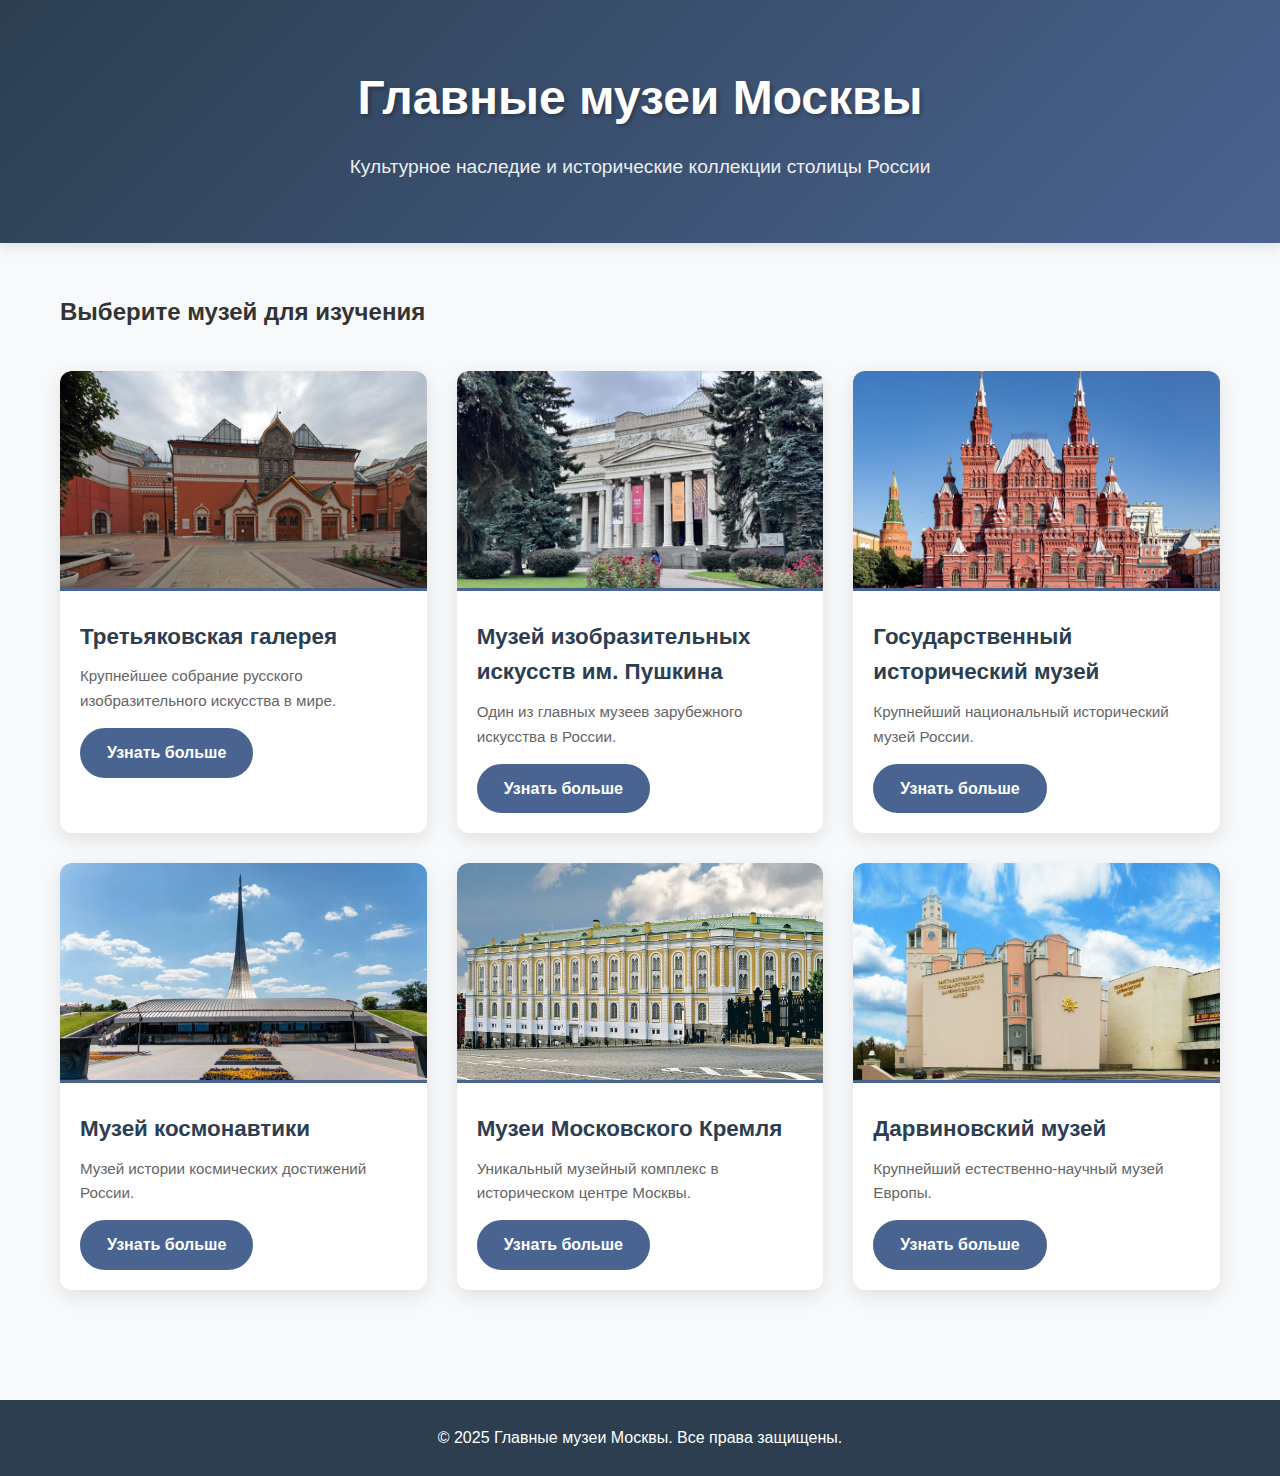
<file: index.html>
<!DOCTYPE html>
<html lang="ru">
<head>
    <meta charset="UTF-8">
    <meta name="viewport" content="width=device-width, initial-scale=1.0">
    <title>Главные музеи Москвы</title>
    <link rel="stylesheet" href="style.css">
</head>
<body>
    <header>
        <h1>Главные музеи Москвы</h1>
        <p class="subtitle">Культурное наследие и исторические коллекции столицы России</p>
    </header>

    <div class="container">
        <h2>Выберите музей для изучения</h2>
        <div class="museums-grid">
            <div class="museum-card" onclick="location.href='tretyakov.html'">
                <img src="tre.jpg" alt="Третьяковская галерея" class="museum-image">
                <div class="museum-info">
                    <h3>Третьяковская галерея</h3>
                    <p>Крупнейшее собрание русского изобразительного искусства в мире.</p>
                    <a href="tretyakov.html" class="btn">Узнать больше</a>
                </div>
            </div>

            <div class="museum-card" onclick="location.href='pushkin_museum.html'">
                <img src="push.jpeg" alt="Музей изобразительных искусств им. Пушкина" class="museum-image">
                <div class="museum-info">
                    <h3>Музей изобразительных искусств им. Пушкина</h3>
                    <p>Один из главных музеев зарубежного искусства в России.</p>
                    <a href="pushkin_museum.html" class="btn">Узнать больше</a>
                </div>
            </div>

            <div class="museum-card" onclick="location.href='history_museum.html'">
                <img src="gos.jpg" alt="Государственный исторический музей" class="museum-image">
                <div class="museum-info">
                    <h3>Государственный исторический музей</h3>
                    <p>Крупнейший национальный исторический музей России.</p>
                    <a href="history_museum.html" class="btn">Узнать больше</a>
                </div>
            </div>

            <div class="museum-card" onclick="location.href='kosmos.html'">
                <img src="kosm.jfif" alt="Музей космонавтики" class="museum-image">
                <div class="museum-info">
                    <h3>Музей космонавтики</h3>
                    <p>Музей истории космических достижений России.</p>
                    <a href="kosmos.html" class="btn">Узнать больше</a>
                </div>
            </div>

            <div class="museum-card" onclick="location.href='kremlin.html'">
                <img src="krem.jpg" alt="Музеи Московского Кремля" class="museum-image">
                <div class="museum-info">
                    <h3>Музеи Московского Кремля</h3>
                    <p>Уникальный музейный комплекс в историческом центре Москвы.</p>
                    <a href="kremlin.html" class="btn">Узнать больше</a>
                </div>
            </div>

            <div class="museum-card" onclick="location.href='darwin.html'">
                <img src="dar.jpg" alt="Дарвиновский музей" class="museum-image">
                <div class="museum-info">
                    <h3>Дарвиновский музей</h3>
                    <p>Крупнейший естественно-научный музей Европы.</p>
                    <a href="darwin.html" class="btn">Узнать больше</a>
                </div>
            </div>
        </div>
    </div>

    <footer>
        <p>&copy; 2025 Главные музеи Москвы. Все права защищены.</p>
    </footer>
</body>
</html>
</file>
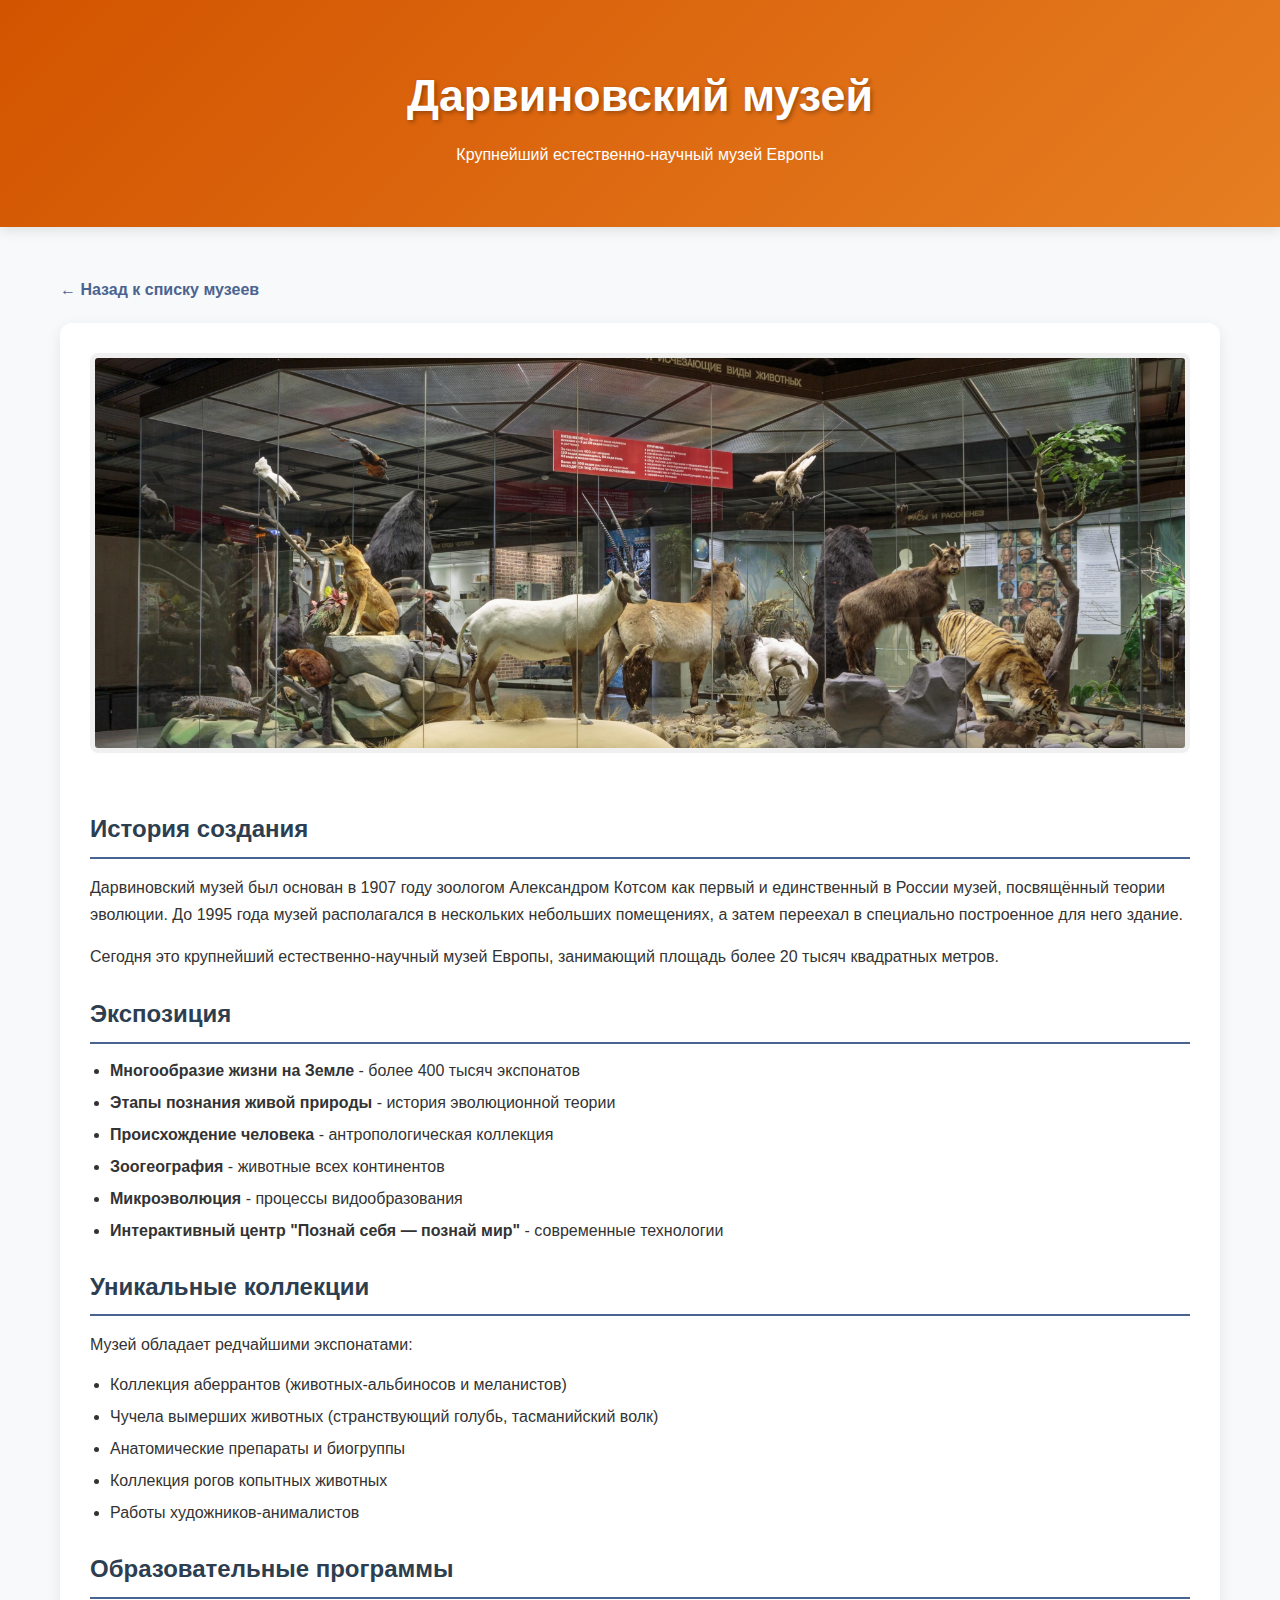
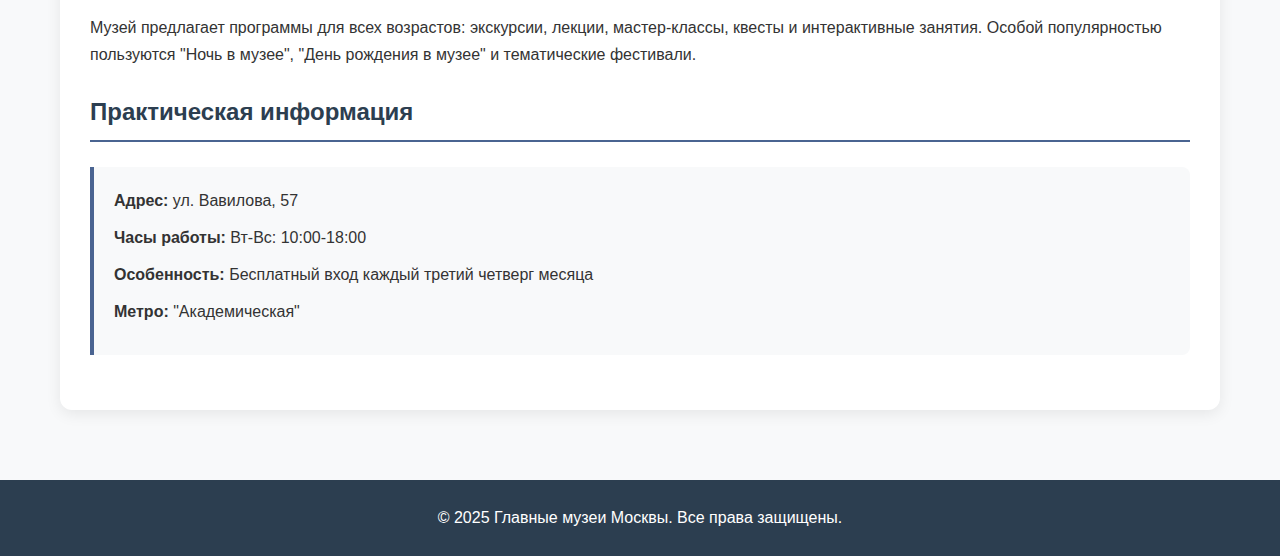
<file: darwin.html>
<!DOCTYPE html>
<html lang="ru">
<head>
    <meta charset="UTF-8">
    <meta name="viewport" content="width=device-width, initial-scale=1.0">
    <title>Дарвиновский музей - Главные музеи Москвы</title>
    <link rel="stylesheet" href="style.css">
</head>
<body>
    <header class="page-header-orange">
        <h1 class="page-title-orange">Дарвиновский музей</h1>
        <p>Крупнейший естественно-научный музей Европы</p>
    </header>

    <div class="container">
        <a href="index.html" class="back-btn">← Назад к списку музеев</a>
        
        <div class="content">
            <img src="darin.jpg" alt="Дарвиновский музей" class="main-image">
            
            <h2>История создания</h2>
            <p>Дарвиновский музей был основан в 1907 году зоологом Александром Котсом как первый и единственный в России музей, посвящённый теории эволюции. До 1995 года музей располагался в нескольких небольших помещениях, а затем переехал в специально построенное для него здание.</p>
            <p>Сегодня это крупнейший естественно-научный музей Европы, занимающий площадь более 20 тысяч квадратных метров.</p>
            
            <h2>Экспозиция</h2>
            <div class="facts">
                <ul>
                    <li><strong>Многообразие жизни на Земле</strong> - более 400 тысяч экспонатов</li>
                    <li><strong>Этапы познания живой природы</strong> - история эволюционной теории</li>
                    <li><strong>Происхождение человека</strong> - антропологическая коллекция</li>
                    <li><strong>Зоогеография</strong> - животные всех континентов</li>
                    <li><strong>Микроэволюция</strong> - процессы видообразования</li>
                    <li><strong>Интерактивный центр "Познай себя — познай мир"</strong> - современные технологии</li>
                </ul>
            </div>
            
            <h2>Уникальные коллекции</h2>
            <p>Музей обладает редчайшими экспонатами:</p>
            <ul>
                <li>Коллекция аберрантов (животных-альбиносов и меланистов)</li>
                <li>Чучела вымерших животных (странствующий голубь, тасманийский волк)</li>
                <li>Анатомические препараты и биогруппы</li>
                <li>Коллекция рогов копытных животных</li>
                <li>Работы художников-анималистов</li>
            </ul>
            
            <h2>Образовательные программы</h2>
            <p>Музей предлагает программы для всех возрастов: экскурсии, лекции, мастер-классы, квесты и интерактивные занятия. Особой популярностью пользуются "Ночь в музее", "День рождения в музее" и тематические фестивали.</p>
            
            <h2>Практическая информация</h2>
            <div class="info-box">
                <p><strong>Адрес:</strong> ул. Вавилова, 57</p>
                <p><strong>Часы работы:</strong> Вт-Вс: 10:00-18:00</p>
                <p><strong>Особенность:</strong> Бесплатный вход каждый третий четверг месяца</p>
                <p><strong>Метро:</strong> "Академическая"</p>
            </div>
        </div>
    </div>

    <footer>
        <p>&copy; 2025 Главные музеи Москвы. Все права защищены.</p>
    </footer>
</body>
</html>
</file>
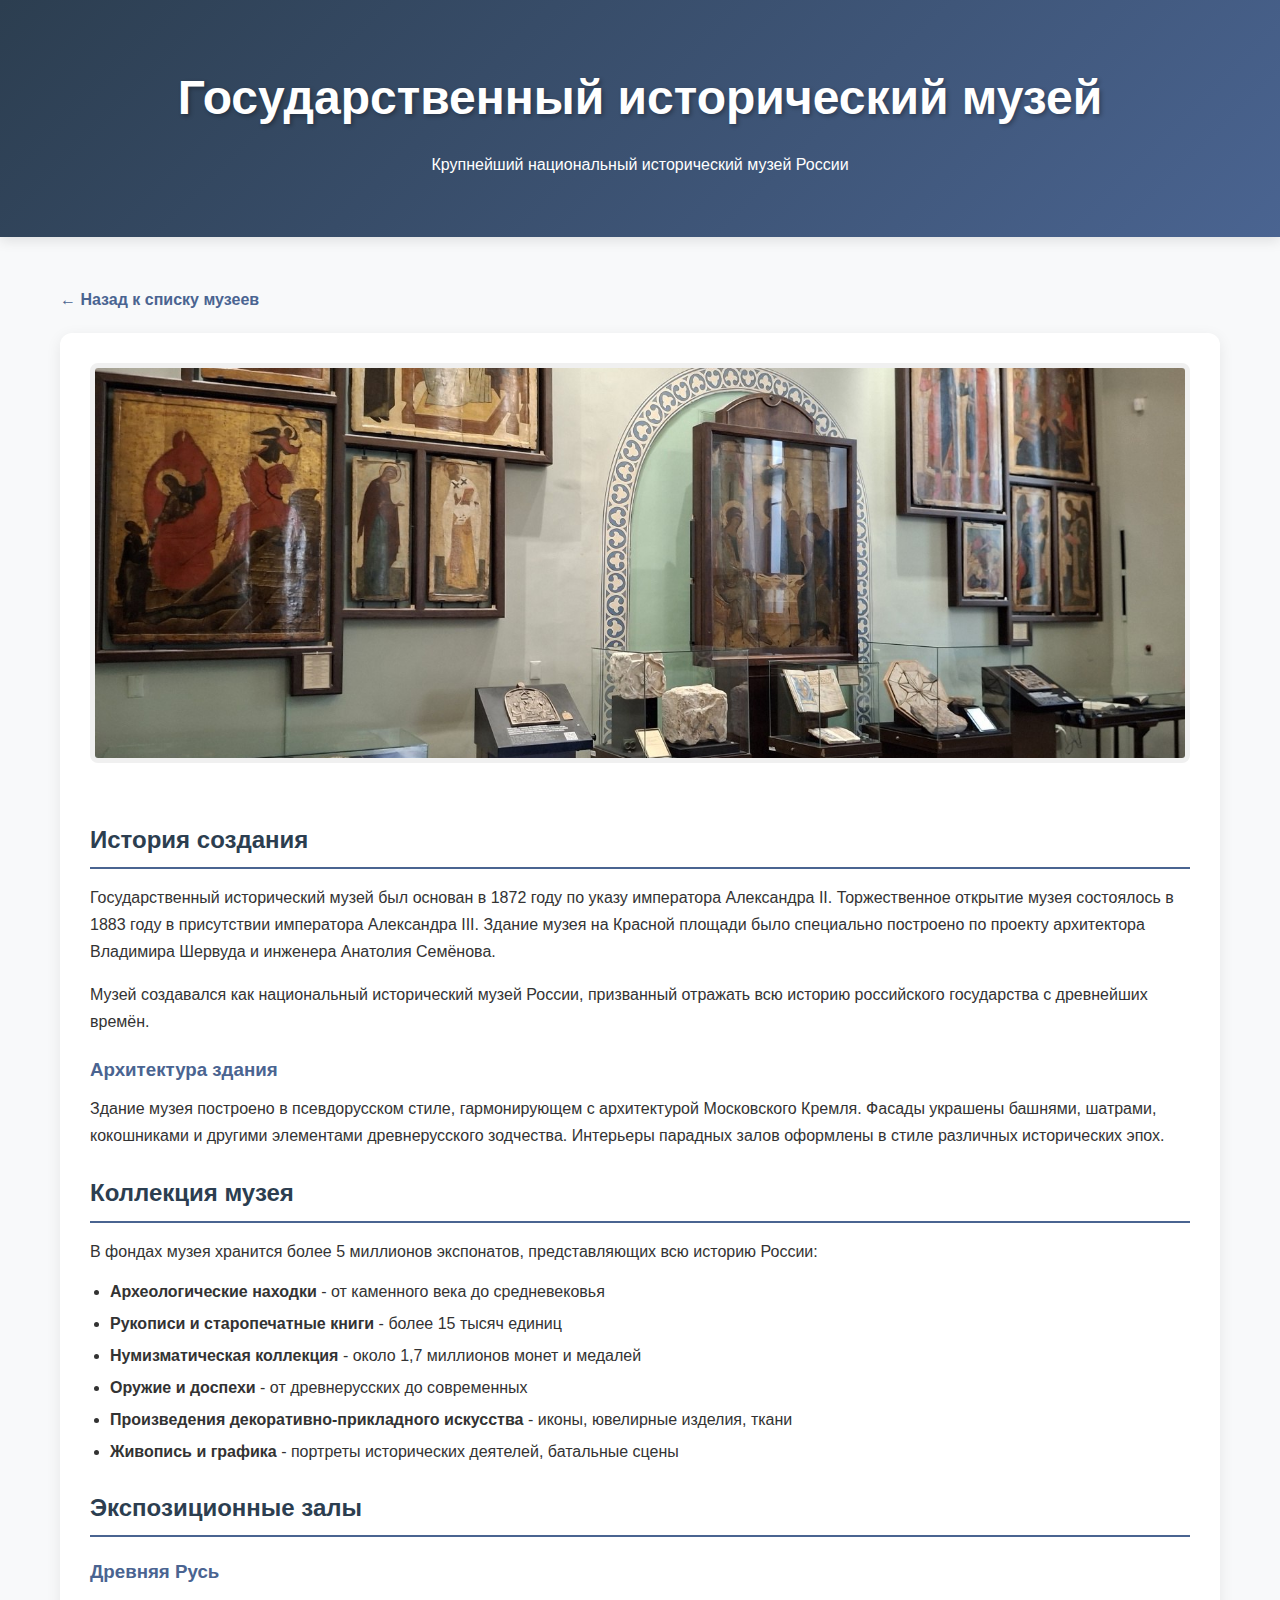
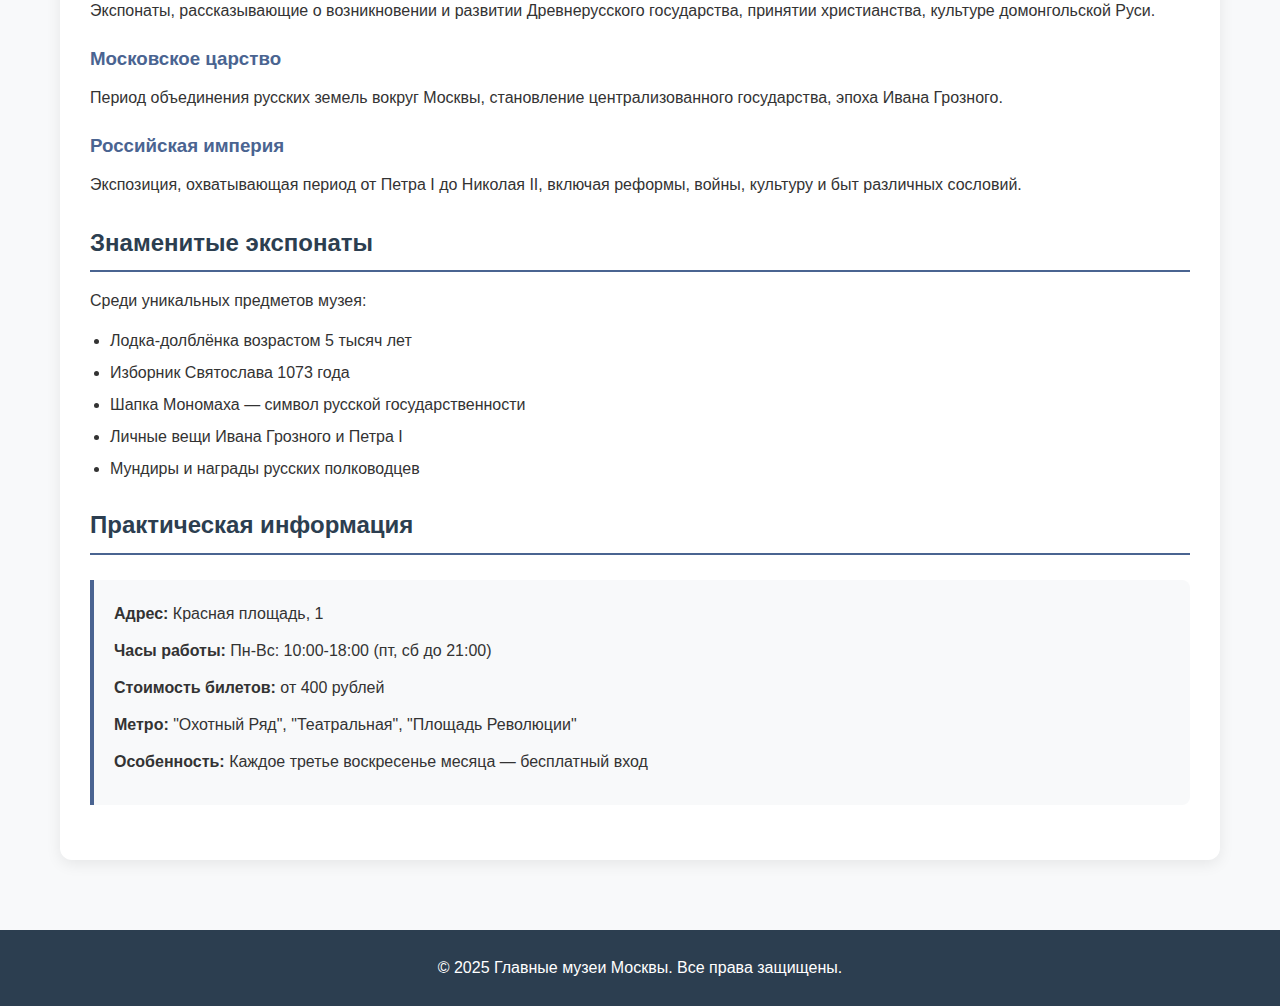
<file: history_museum.html>
<!DOCTYPE html>
<html lang="ru">
<head>
    <meta charset="UTF-8">
    <meta name="viewport" content="width=device-width, initial-scale=1.0">
    <title>Государственный исторический музей - Главные музеи Москвы</title>
    <link rel="stylesheet" href="style.css">
</head>
<body>
    <header class="page-header-red">
        <h1 class="page-title-red">Государственный исторический музей</h1>
        <p>Крупнейший национальный исторический музей России</p>
    </header>

    <div class="container">
        <a href="index.html" class="back-btn">← Назад к списку музеев</a>
        
        <div class="content">
            <img src="gosin.jpg" alt="Государственный исторический музей" class="main-image">
            
            <h2>История создания</h2>
            <p>Государственный исторический музей был основан в 1872 году по указу императора Александра II. Торжественное открытие музея состоялось в 1883 году в присутствии императора Александра III. Здание музея на Красной площади было специально построено по проекту архитектора Владимира Шервуда и инженера Анатолия Семёнова.</p>
            <p>Музей создавался как национальный исторический музей России, призванный отражать всю историю российского государства с древнейших времён.</p>
            
            <div class="architecture">
                <h3>Архитектура здания</h3>
                <p>Здание музея построено в псевдорусском стиле, гармонирующем с архитектурой Московского Кремля. Фасады украшены башнями, шатрами, кокошниками и другими элементами древнерусского зодчества. Интерьеры парадных залов оформлены в стиле различных исторических эпох.</p>
            </div>
            
            <h2>Коллекция музея</h2>
            <p>В фондах музея хранится более 5 миллионов экспонатов, представляющих всю историю России:</p>
            <ul>
                <li><strong>Археологические находки</strong> - от каменного века до средневековья</li>
                <li><strong>Рукописи и старопечатные книги</strong> - более 15 тысяч единиц</li>
                <li><strong>Нумизматическая коллекция</strong> - около 1,7 миллионов монет и медалей</li>
                <li><strong>Оружие и доспехи</strong> - от древнерусских до современных</li>
                <li><strong>Произведения декоративно-прикладного искусства</strong> - иконы, ювелирные изделия, ткани</li>
                <li><strong>Живопись и графика</strong> - портреты исторических деятелей, батальные сцены</li>
            </ul>
            
            <h2>Экспозиционные залы</h2>
            <div class="halls">
                <div class="hall">
                    <h3>Древняя Русь</h3>
                    <p>Экспонаты, рассказывающие о возникновении и развитии Древнерусского государства, принятии христианства, культуре домонгольской Руси.</p>
                </div>
                
                <div class="hall">
                    <h3>Московское царство</h3>
                    <p>Период объединения русских земель вокруг Москвы, становление централизованного государства, эпоха Ивана Грозного.</p>
                </div>
                
                <div class="hall">
                    <h3>Российская империя</h3>
                    <p>Экспозиция, охватывающая период от Петра I до Николая II, включая реформы, войны, культуру и быт различных сословий.</p>
                </div>
            </div>
            
            <h2>Знаменитые экспонаты</h2>
            <p>Среди уникальных предметов музея:</p>
            <ul>
                <li>Лодка-долблёнка возрастом 5 тысяч лет</li>
                <li>Изборник Святослава 1073 года</li>
                <li>Шапка Мономаха — символ русской государственности</li>
                <li>Личные вещи Ивана Грозного и Петра I</li>
                <li>Мундиры и награды русских полководцев</li>
            </ul>
            
            <h2>Практическая информация</h2>
            <div class="info-box">
                <p><strong>Адрес:</strong> Красная площадь, 1</p>
                <p><strong>Часы работы:</strong> Пн-Вс: 10:00-18:00 (пт, сб до 21:00)</p>
                <p><strong>Стоимость билетов:</strong> от 400 рублей</p>
                <p><strong>Метро:</strong> "Охотный Ряд", "Театральная", "Площадь Революции"</p>
                <p><strong>Особенность:</strong> Каждое третье воскресенье месяца — бесплатный вход</p>
            </div>
        </div>
    </div>

    <footer>
        <p>&copy; 2025 Главные музеи Москвы. Все права защищены.</p>
    </footer>
</body>
</html>
</file>
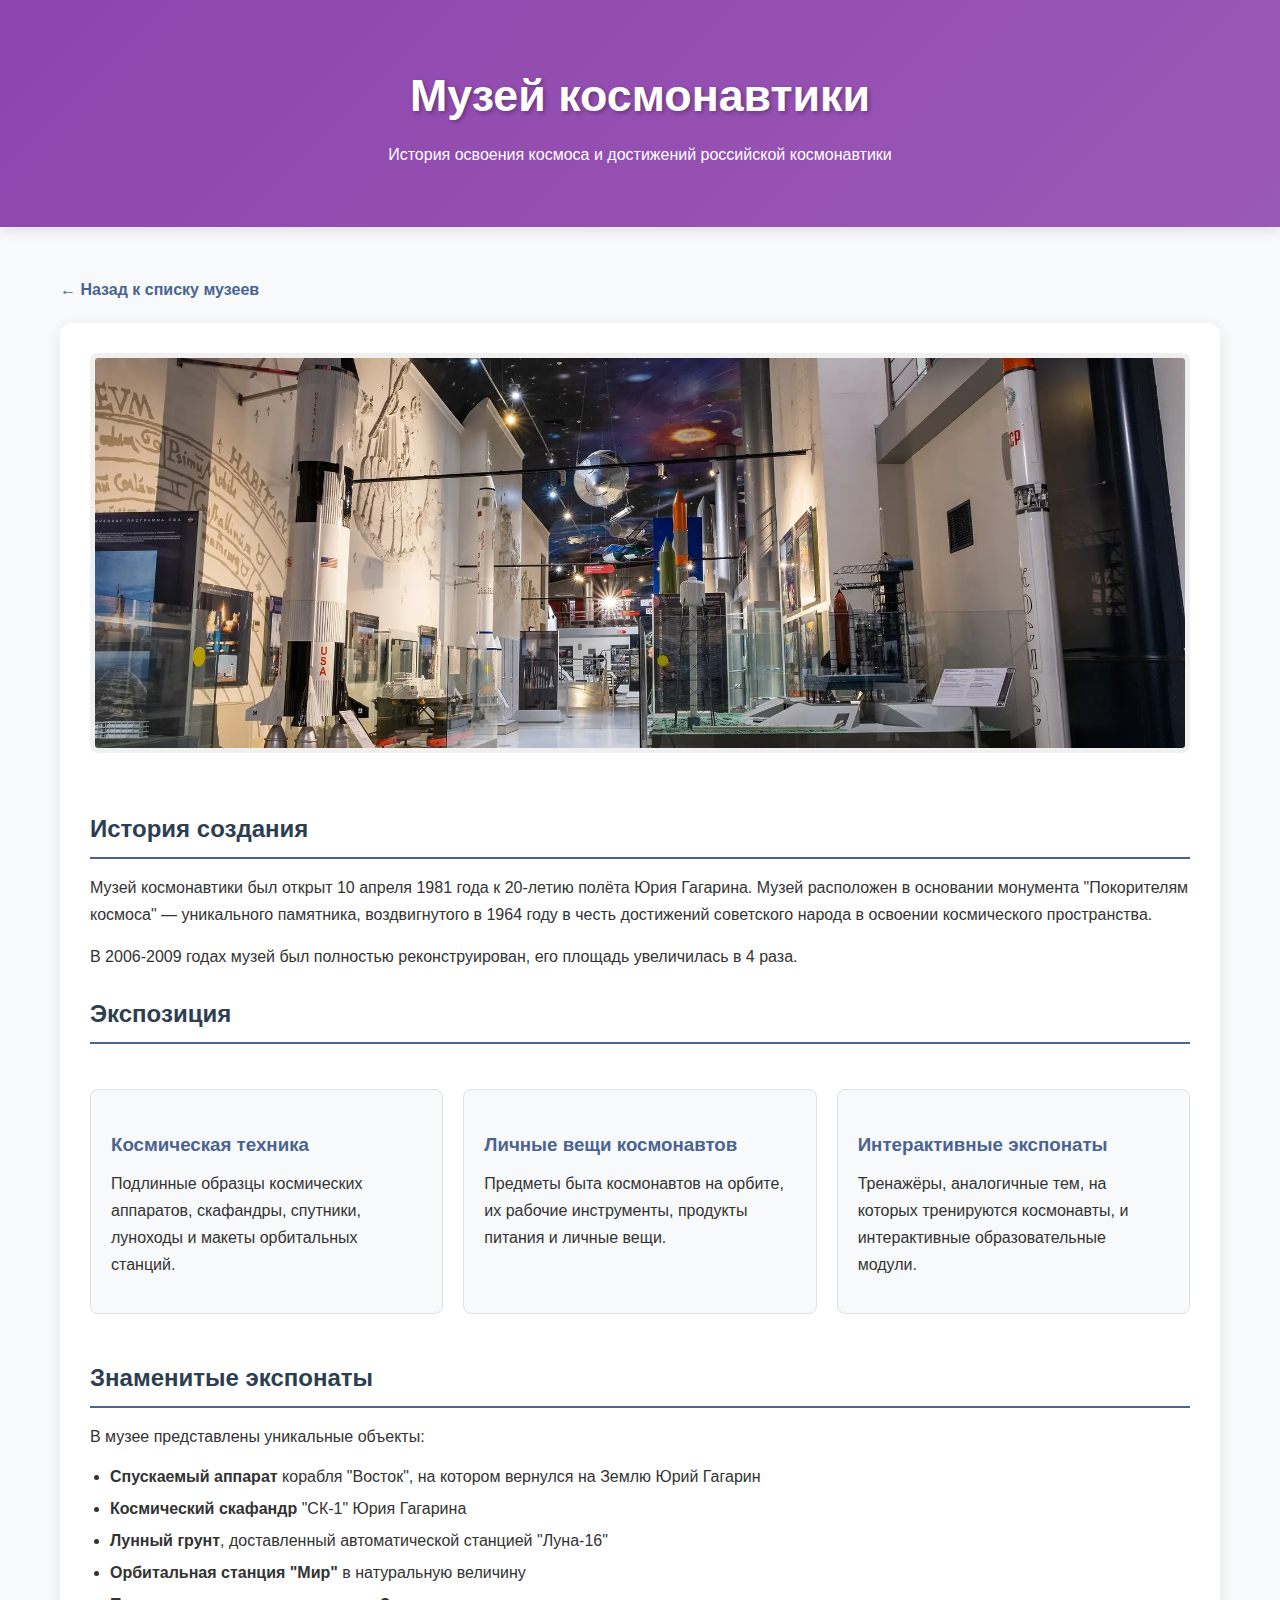
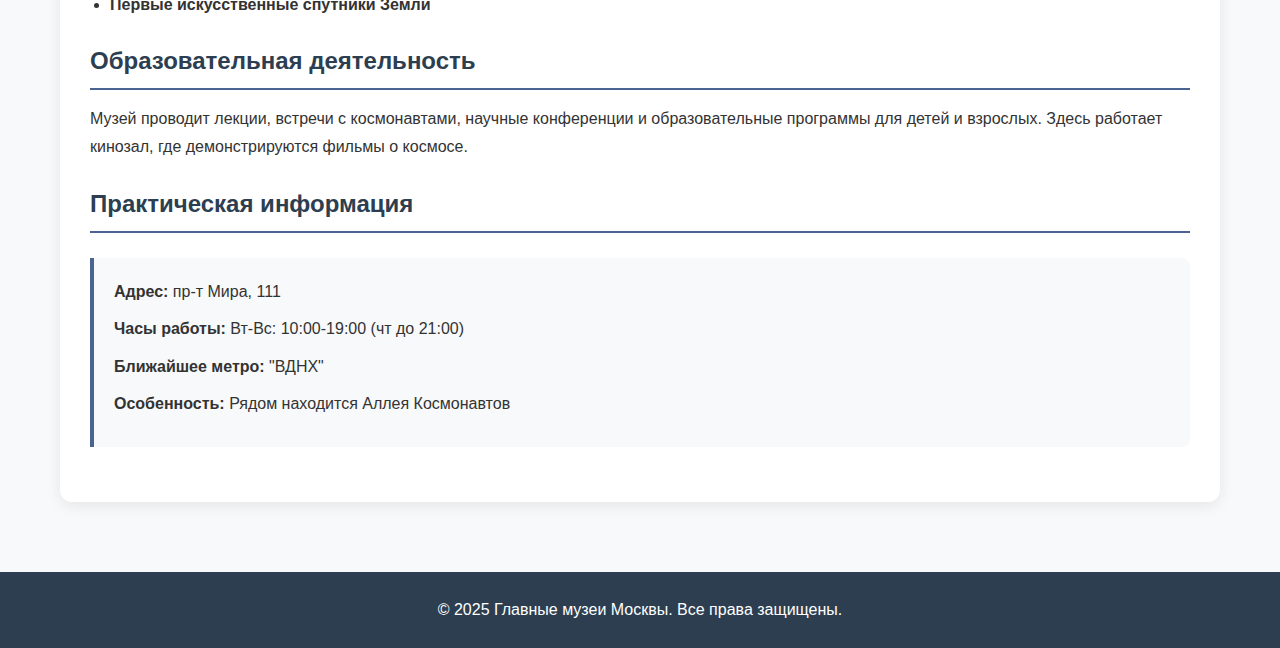
<file: kosmos.html>
<!DOCTYPE html>
<html lang="ru">
<head>
    <meta charset="UTF-8">
    <meta name="viewport" content="width=device-width, initial-scale=1.0">
    <title>Музей космонавтики - Главные музеи Москвы</title>
    <link rel="stylesheet" href="style.css">
</head>
<body>
    <header class="page-header-purple">
        <h1 class="page-title-purple">Музей космонавтики</h1>
        <p>История освоения космоса и достижений российской космонавтики</p>
    </header>

    <div class="container">
        <a href="index.html" class="back-btn">← Назад к списку музеев</a>
        
        <div class="content">
            <img src="cosmin.webp" alt="Музей космонавтики" class="main-image">
            
            <h2>История создания</h2>
            <p>Музей космонавтики был открыт 10 апреля 1981 года к 20-летию полёта Юрия Гагарина. Музей расположен в основании монумента "Покорителям космоса" — уникального памятника, воздвигнутого в 1964 году в честь достижений советского народа в освоении космического пространства.</p>
            <p>В 2006-2009 годах музей был полностью реконструирован, его площадь увеличилась в 4 раза.</p>
            
            <h2>Экспозиция</h2>
            <div class="exhibits">
                <div class="exhibit">
                    <h3>Космическая техника</h3>
                    <p>Подлинные образцы космических аппаратов, скафандры, спутники, луноходы и макеты орбитальных станций.</p>
                </div>
                
                <div class="exhibit">
                    <h3>Личные вещи космонавтов</h3>
                    <p>Предметы быта космонавтов на орбите, их рабочие инструменты, продукты питания и личные вещи.</p>
                </div>
                
                <div class="exhibit">
                    <h3>Интерактивные экспонаты</h3>
                    <p>Тренажёры, аналогичные тем, на которых тренируются космонавты, и интерактивные образовательные модули.</p>
                </div>
            </div>
            
            <h2>Знаменитые экспонаты</h2>
            <p>В музее представлены уникальные объекты:</p>
            <ul>
                <li><strong>Спускаемый аппарат</strong> корабля "Восток", на котором вернулся на Землю Юрий Гагарин</li>
                <li><strong>Космический скафандр</strong> "СК-1" Юрия Гагарина</li>
                <li><strong>Лунный грунт</strong>, доставленный автоматической станцией "Луна-16"</li>
                <li><strong>Орбитальная станция "Мир"</strong> в натуральную величину</li>
                <li><strong>Первые искусственные спутники Земли</strong></li>
            </ul>
            
            <h2>Образовательная деятельность</h2>
            <p>Музей проводит лекции, встречи с космонавтами, научные конференции и образовательные программы для детей и взрослых. Здесь работает кинозал, где демонстрируются фильмы о космосе.</p>
            
            <h2>Практическая информация</h2>
            <div class="info-box">
                <p><strong>Адрес:</strong> пр-т Мира, 111</p>
                <p><strong>Часы работы:</strong> Вт-Вс: 10:00-19:00 (чт до 21:00)</p>
                <p><strong>Ближайшее метро:</strong> "ВДНХ"</p>
                <p><strong>Особенность:</strong> Рядом находится Аллея Космонавтов</p>
            </div>
        </div>
    </div>

    <footer>
        <p>&copy; 2025 Главные музеи Москвы. Все права защищены.</p>
    </footer>
</body>
</html>
</file>
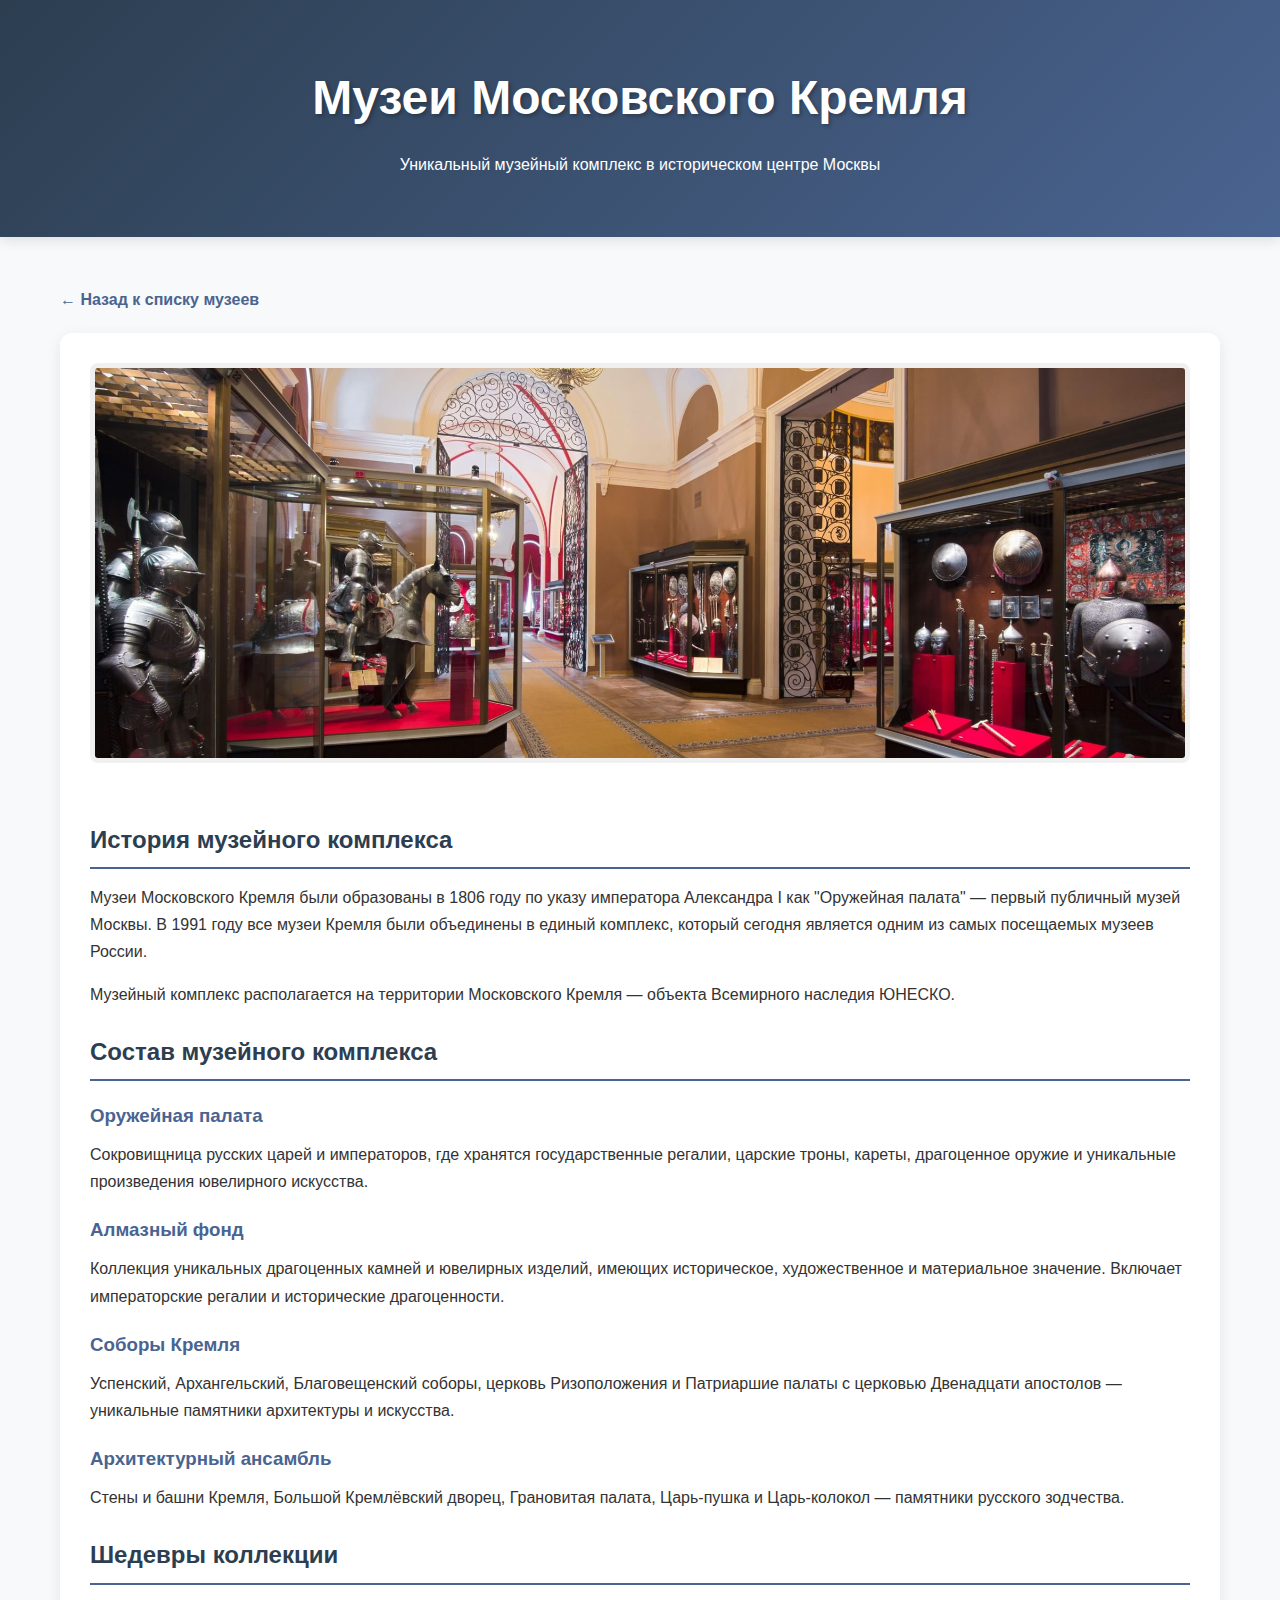
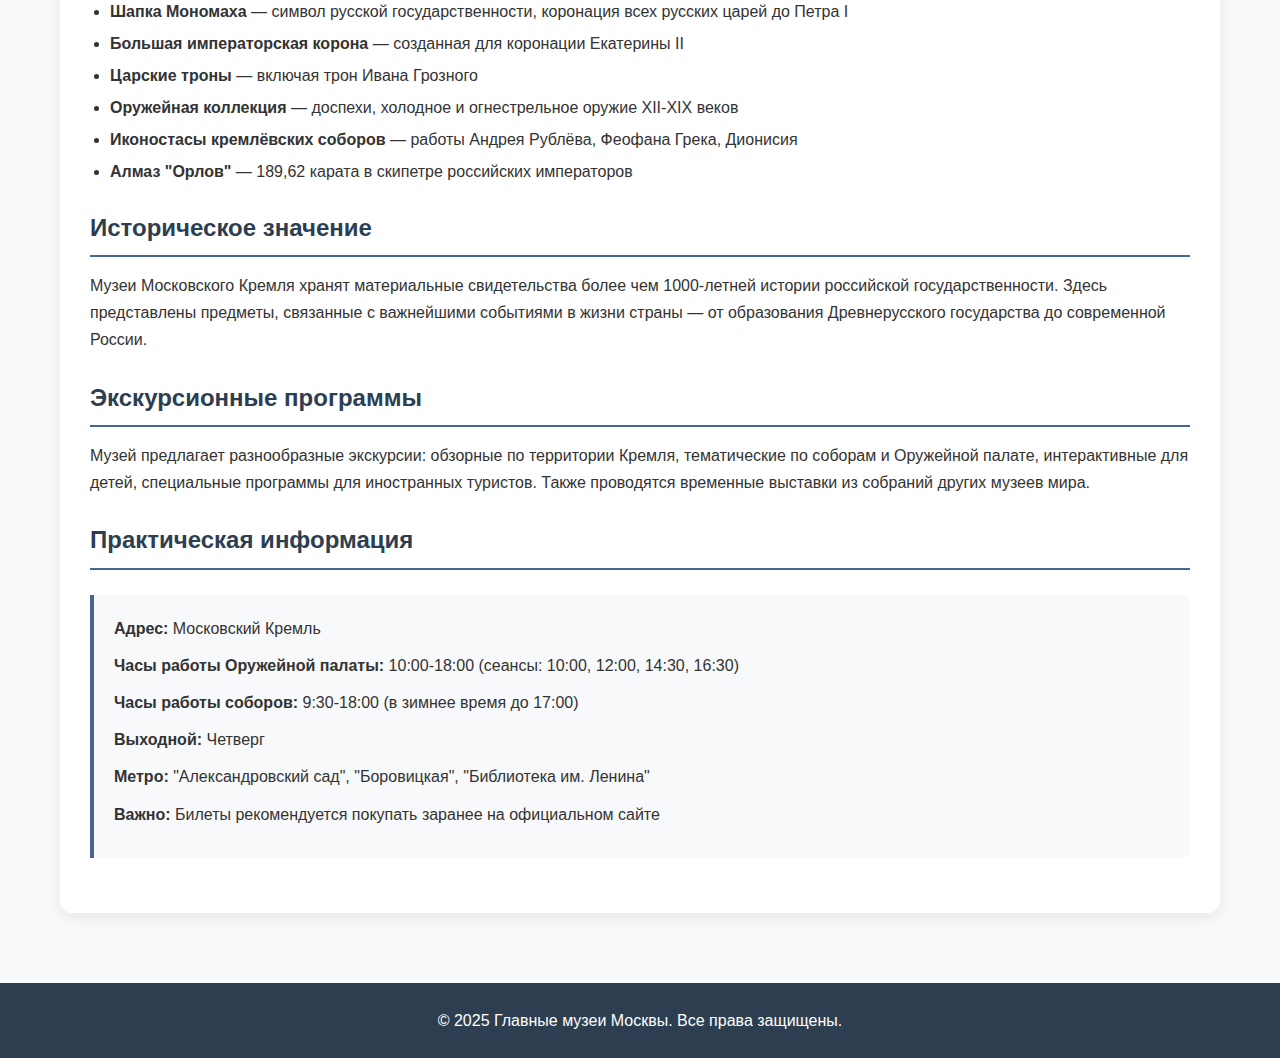
<file: kremlin.html>
<!DOCTYPE html>
<html lang="ru">
<head>
    <meta charset="UTF-8">
    <meta name="viewport" content="width=device-width, initial-scale=1.0">
    <title>Музеи Московского Кремля - Главные музеи Москвы</title>
    <link rel="stylesheet" href="style.css">
</head>
<body>
    <header class="page-header-gold">
        <h1 class="page-title-gold">Музеи Московского Кремля</h1>
        <p>Уникальный музейный комплекс в историческом центре Москвы</p>
    </header>

    <div class="container">
        <a href="index.html" class="back-btn">← Назад к списку музеев</a>
        
        <div class="content">
            <img src="kremin.jfif" alt="Музеи Московского Кремля" class="main-image">
            
            <h2>История музейного комплекса</h2>
            <p>Музеи Московского Кремля были образованы в 1806 году по указу императора Александра I как "Оружейная палата" — первый публичный музей Москвы. В 1991 году все музеи Кремля были объединены в единый комплекс, который сегодня является одним из самых посещаемых музеев России.</p>
            <p>Музейный комплекс располагается на территории Московского Кремля — объекта Всемирного наследия ЮНЕСКО.</p>
            
            <h2>Состав музейного комплекса</h2>
            <div class="museums-list">
                <div class="museum-item">
                    <h3>Оружейная палата</h3>
                    <p>Сокровищница русских царей и императоров, где хранятся государственные регалии, царские троны, кареты, драгоценное оружие и уникальные произведения ювелирного искусства.</p>
                </div>
                
                <div class="museum-item">
                    <h3>Алмазный фонд</h3>
                    <p>Коллекция уникальных драгоценных камней и ювелирных изделий, имеющих историческое, художественное и материальное значение. Включает императорские регалии и исторические драгоценности.</p>
                </div>
                
                <div class="museum-item">
                    <h3>Соборы Кремля</h3>
                    <p>Успенский, Архангельский, Благовещенский соборы, церковь Ризоположения и Патриаршие палаты с церковью Двенадцати апостолов — уникальные памятники архитектуры и искусства.</p>
                </div>
                
                <div class="museum-item">
                    <h3>Архитектурный ансамбль</h3>
                    <p>Стены и башни Кремля, Большой Кремлёвский дворец, Грановитая палата, Царь-пушка и Царь-колокол — памятники русского зодчества.</p>
                </div>
            </div>
            
            <h2>Шедевры коллекции</h2>
            <div class="facts">
                <ul>
                    <li><strong>Шапка Мономаха</strong> — символ русской государственности, коронация всех русских царей до Петра I</li>
                    <li><strong>Большая императорская корона</strong> — созданная для коронации Екатерины II</li>
                    <li><strong>Царские троны</strong> — включая трон Ивана Грозного</li>
                    <li><strong>Оружейная коллекция</strong> — доспехи, холодное и огнестрельное оружие XII-XIX веков</li>
                    <li><strong>Иконостасы кремлёвских соборов</strong> — работы Андрея Рублёва, Феофана Грека, Дионисия</li>
                    <li><strong>Алмаз "Орлов"</strong> — 189,62 карата в скипетре российских императоров</li>
                </ul>
            </div>
            
            <h2>Историческое значение</h2>
            <p>Музеи Московского Кремля хранят материальные свидетельства более чем 1000-летней истории российской государственности. Здесь представлены предметы, связанные с важнейшими событиями в жизни страны — от образования Древнерусского государства до современной России.</p>
            
            <h2>Экскурсионные программы</h2>
            <p>Музей предлагает разнообразные экскурсии: обзорные по территории Кремля, тематические по соборам и Оружейной палате, интерактивные для детей, специальные программы для иностранных туристов. Также проводятся временные выставки из собраний других музеев мира.</p>
            
            <h2>Практическая информация</h2>
            <div class="info-box">
                <p><strong>Адрес:</strong> Московский Кремль</p>
                <p><strong>Часы работы Оружейной палаты:</strong> 10:00-18:00 (сеансы: 10:00, 12:00, 14:30, 16:30)</p>
                <p><strong>Часы работы соборов:</strong> 9:30-18:00 (в зимнее время до 17:00)</p>
                <p><strong>Выходной:</strong> Четверг</p>
                <p><strong>Метро:</strong> "Александровский сад", "Боровицкая", "Библиотека им. Ленина"</p>
                <p><strong>Важно:</strong> Билеты рекомендуется покупать заранее на официальном сайте</p>
            </div>
        </div>
    </div>

    <footer>
        <p>&copy; 2025 Главные музеи Москвы. Все права защищены.</p>
    </footer>
</body>
</html>
</file>
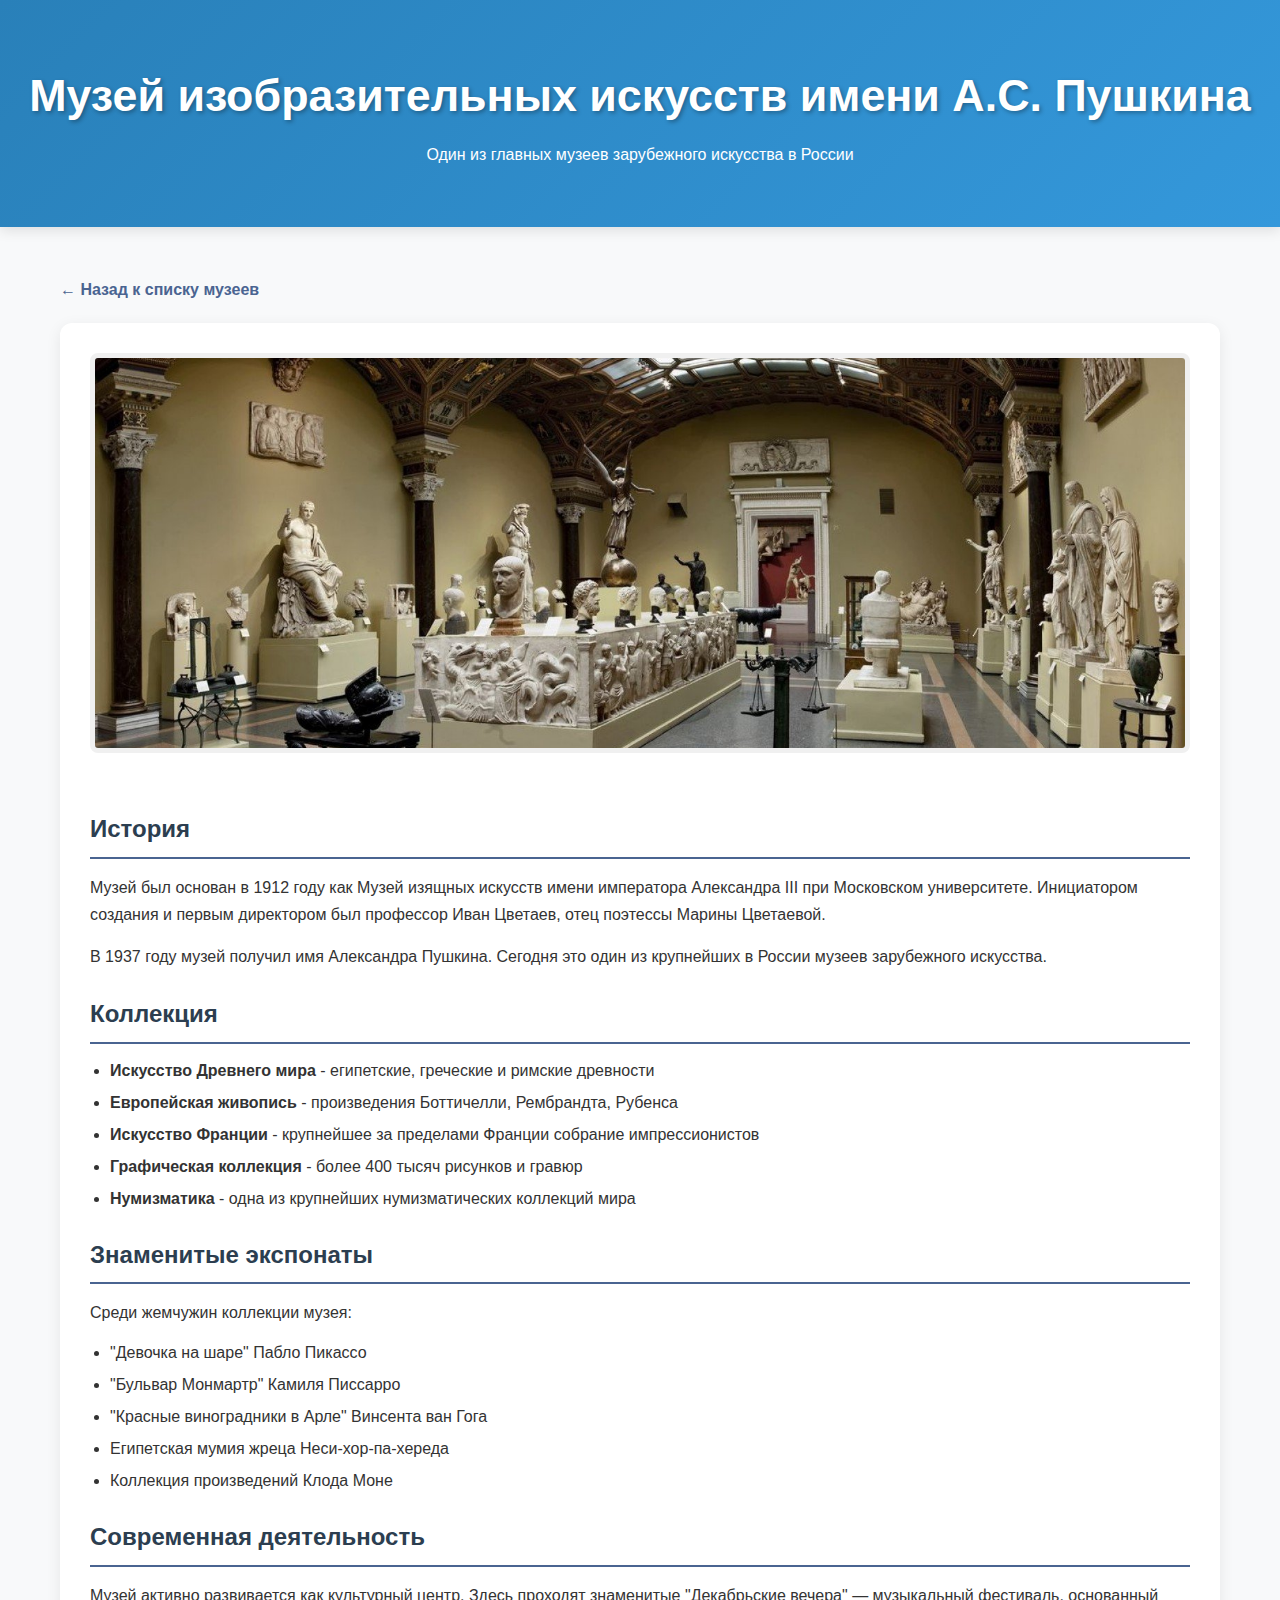
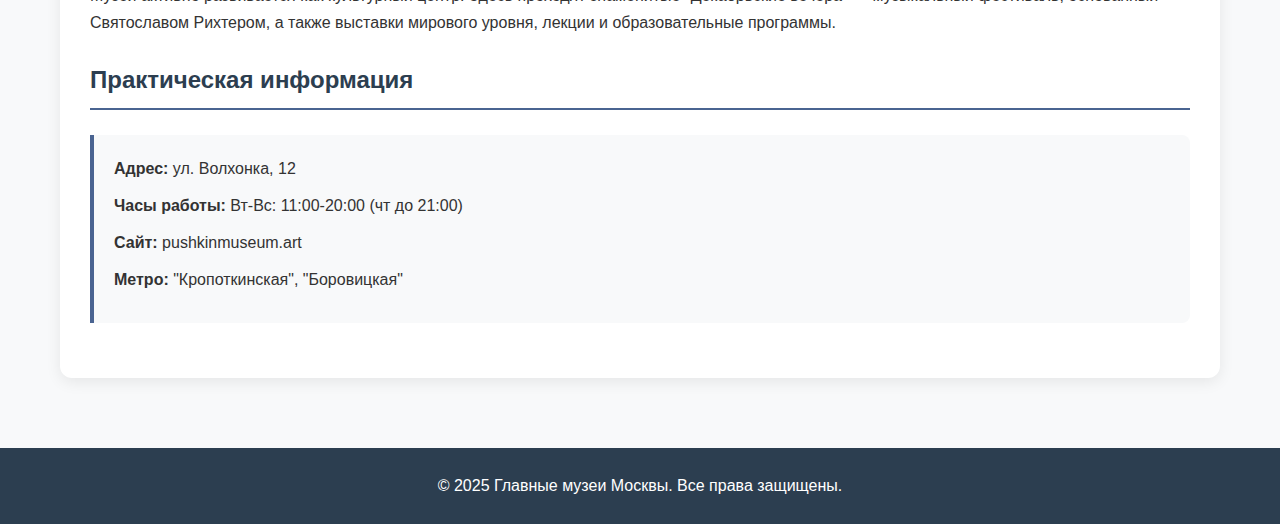
<file: pushkin_museum.html>
<!DOCTYPE html>
<html lang="ru">
<head>
    <meta charset="UTF-8">
    <meta name="viewport" content="width=device-width, initial-scale=1.0">
    <title>Музей изобразительных искусств им. Пушкина - Главные музеи Москвы</title>
    <link rel="stylesheet" href="style.css">
</head>
<body>
    <header class="page-header-blue">
        <h1 class="page-title-blue">Музей изобразительных искусств имени А.С. Пушкина</h1>
        <p>Один из главных музеев зарубежного искусства в России</p>
    </header>

    <div class="container">
        <a href="index.html" class="back-btn">← Назад к списку музеев</a>
        
        <div class="content">
            <img src="pushin.jpg" alt="Музей изобразительных искусств им. Пушкина" class="main-image">
            
            <h2>История</h2>
            <p>Музей был основан в 1912 году как Музей изящных искусств имени императора Александра III при Московском университете. Инициатором создания и первым директором был профессор Иван Цветаев, отец поэтессы Марины Цветаевой.</p>
            <p>В 1937 году музей получил имя Александра Пушкина. Сегодня это один из крупнейших в России музеев зарубежного искусства.</p>
            
            <h2>Коллекция</h2>
            <div class="facts">
                <ul>
                    <li><strong>Искусство Древнего мира</strong> - египетские, греческие и римские древности</li>
                    <li><strong>Европейская живопись</strong> - произведения Боттичелли, Рембрандта, Рубенса</li>
                    <li><strong>Искусство Франции</strong> - крупнейшее за пределами Франции собрание импрессионистов</li>
                    <li><strong>Графическая коллекция</strong> - более 400 тысяч рисунков и гравюр</li>
                    <li><strong>Нумизматика</strong> - одна из крупнейших нумизматических коллекций мира</li>
                </ul>
            </div>
            
            <h2>Знаменитые экспонаты</h2>
            <p>Среди жемчужин коллекции музея:</p>
            <ul>
                <li>"Девочка на шаре" Пабло Пикассо</li>
                <li>"Бульвар Монмартр" Камиля Писсарро</li>
                <li>"Красные виноградники в Арле" Винсента ван Гога</li>
                <li>Египетская мумия жреца Неси-хор-па-хереда</li>
                <li>Коллекция произведений Клода Моне</li>
            </ul>
            
            <h2>Современная деятельность</h2>
            <p>Музей активно развивается как культурный центр. Здесь проходят знаменитые "Декабрьские вечера" — музыкальный фестиваль, основанный Святославом Рихтером, а также выставки мирового уровня, лекции и образовательные программы.</p>
            
            <h2>Практическая информация</h2>
            <div class="info-box">
                <p><strong>Адрес:</strong> ул. Волхонка, 12</p>
                <p><strong>Часы работы:</strong> Вт-Вс: 11:00-20:00 (чт до 21:00)</p>
                <p><strong>Сайт:</strong> pushkinmuseum.art</p>
                <p><strong>Метро:</strong> "Кропоткинская", "Боровицкая"</p>
            </div>
        </div>
    </div>

    <footer>
        <p>&copy; 2025 Главные музеи Москвы. Все права защищены.</p>
    </footer>
</body>
</html>
</file>
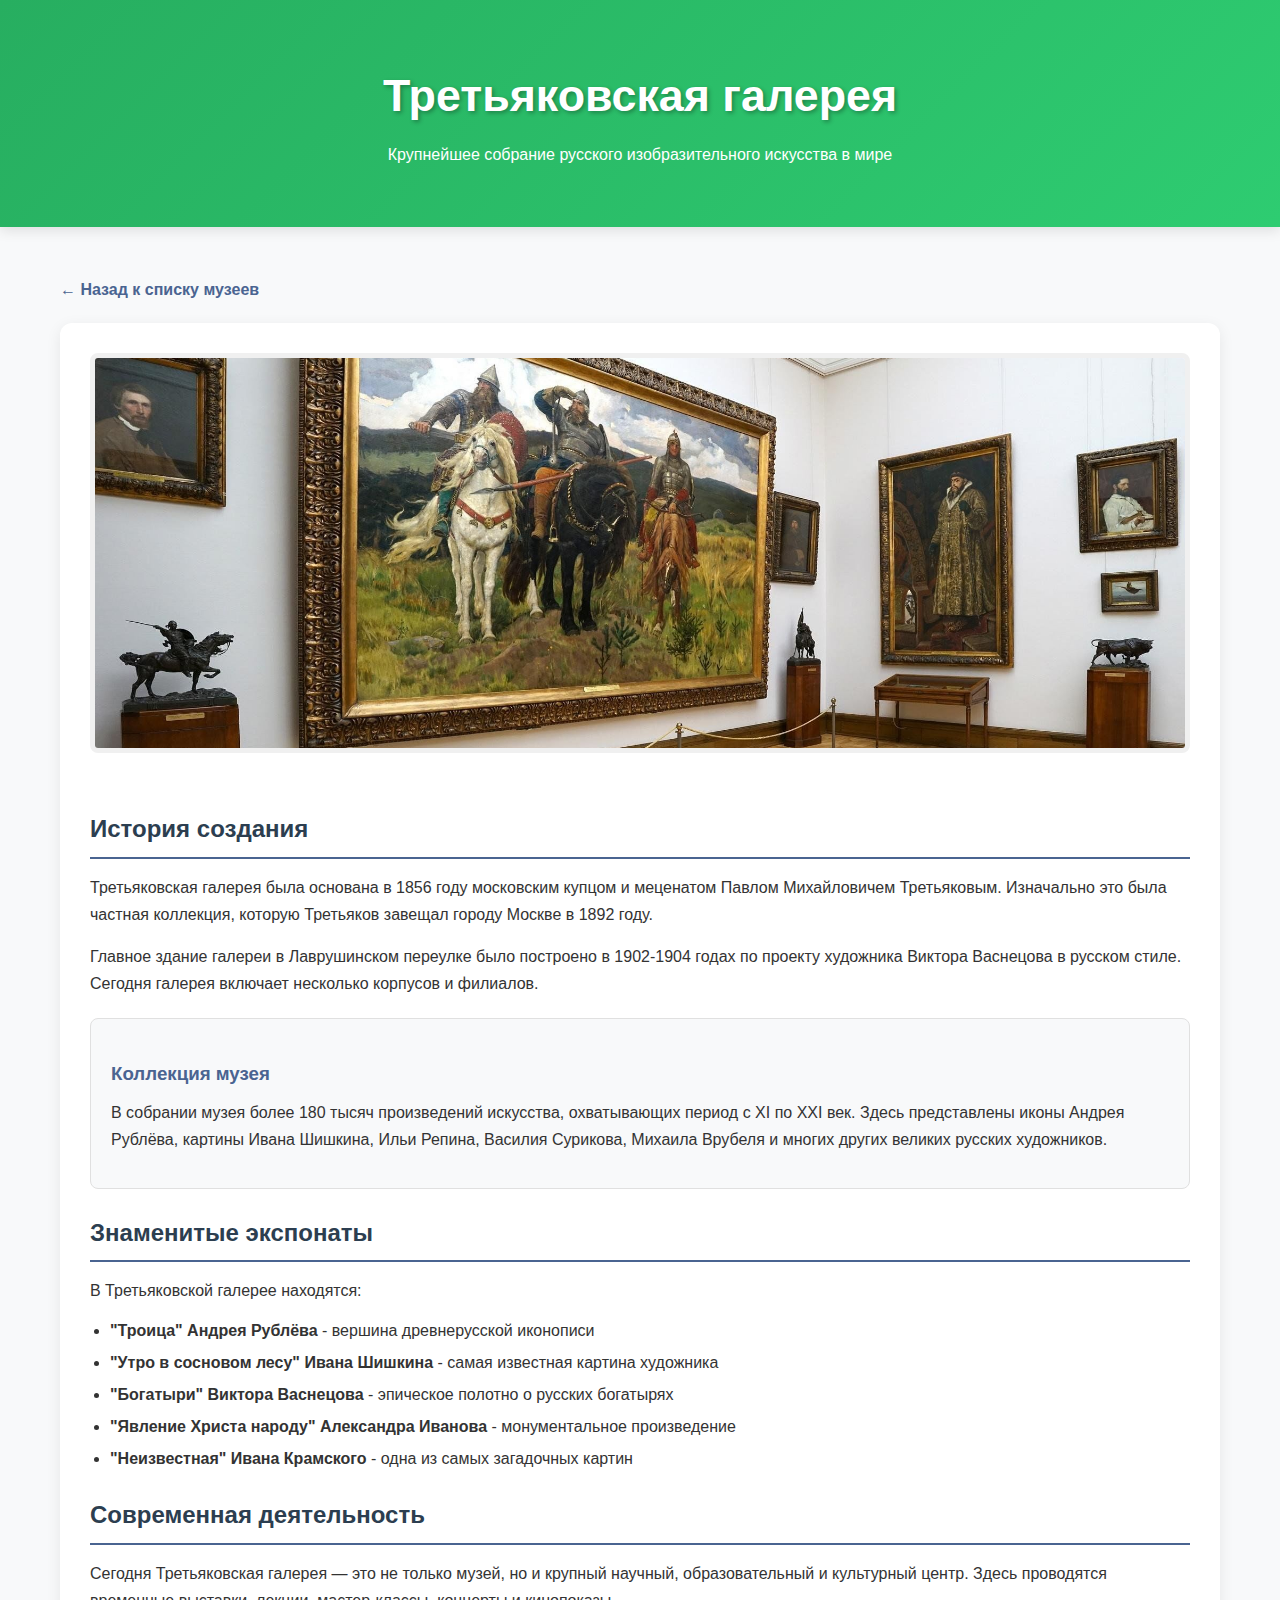
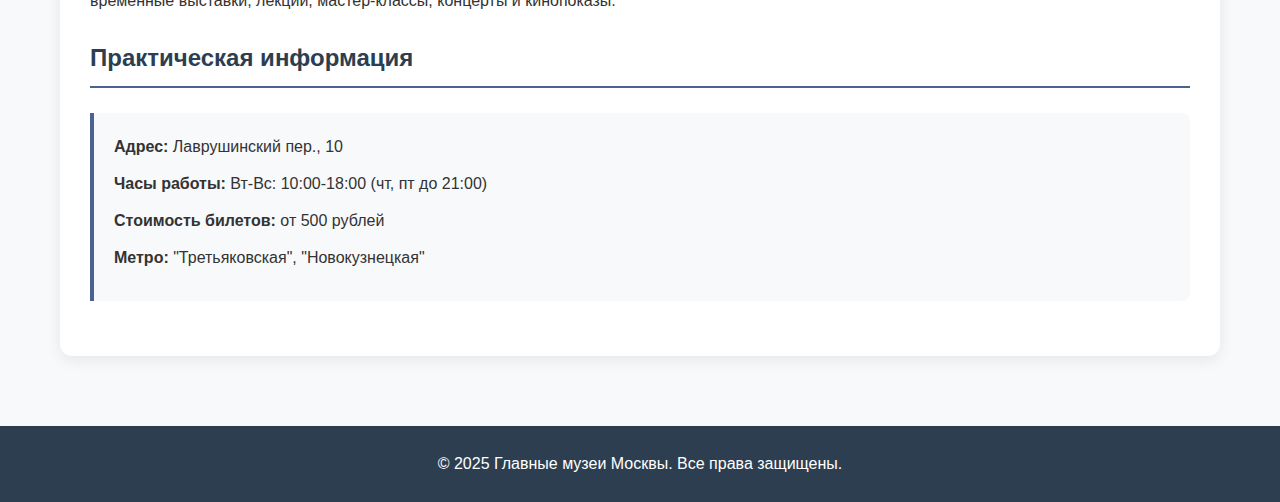
<file: tretyakov.html>
<!DOCTYPE html>
<html lang="ru">
<head>
    <meta charset="UTF-8">
    <meta name="viewport" content="width=device-width, initial-scale=1.0">
    <title>Третьяковская галерея - Главные музеи Москвы</title>
    <link rel="stylesheet" href="style.css">
</head>
<body>
    <header class="page-header-green">
        <h1 class="page-title-green">Третьяковская галерея</h1>
        <p>Крупнейшее собрание русского изобразительного искусства в мире</p>
    </header>

    <div class="container">
        <a href="index.html" class="back-btn">← Назад к списку музеев</a>
        
        <div class="content">
            <img src="trein.jfif" alt="Третьяковская галерея" class="main-image">
            
            <h2>История создания</h2>
            <p>Третьяковская галерея была основана в 1856 году московским купцом и меценатом Павлом Михайловичем Третьяковым. Изначально это была частная коллекция, которую Третьяков завещал городу Москве в 1892 году.</p>
            <p>Главное здание галереи в Лаврушинском переулке было построено в 1902-1904 годах по проекту художника Виктора Васнецова в русском стиле. Сегодня галерея включает несколько корпусов и филиалов.</p>
            
            <div class="collection">
                <h3>Коллекция музея</h3>
                <p>В собрании музея более 180 тысяч произведений искусства, охватывающих период с XI по XXI век. Здесь представлены иконы Андрея Рублёва, картины Ивана Шишкина, Ильи Репина, Василия Сурикова, Михаила Врубеля и многих других великих русских художников.</p>
            </div>
            
            <h2>Знаменитые экспонаты</h2>
            <p>В Третьяковской галерее находятся:</p>
            <ul>
                <li><strong>"Троица" Андрея Рублёва</strong> - вершина древнерусской иконописи</li>
                <li><strong>"Утро в сосновом лесу" Ивана Шишкина</strong> - самая известная картина художника</li>
                <li><strong>"Богатыри" Виктора Васнецова</strong> - эпическое полотно о русских богатырях</li>
                <li><strong>"Явление Христа народу" Александра Иванова</strong> - монументальное произведение</li>
                <li><strong>"Неизвестная" Ивана Крамского</strong> - одна из самых загадочных картин</li>
            </ul>
            
            <h2>Современная деятельность</h2>
            <p>Сегодня Третьяковская галерея — это не только музей, но и крупный научный, образовательный и культурный центр. Здесь проводятся временные выставки, лекции, мастер-классы, концерты и кинопоказы.</p>
            
            <h2>Практическая информация</h2>
            <div class="info-box">
                <p><strong>Адрес:</strong> Лаврушинский пер., 10</p>
                <p><strong>Часы работы:</strong> Вт-Вс: 10:00-18:00 (чт, пт до 21:00)</p>
                <p><strong>Стоимость билетов:</strong> от 500 рублей</p>
                <p><strong>Метро:</strong> "Третьяковская", "Новокузнецкая"</p>
            </div>
        </div>
    </div>

    <footer>
        <p>&copy; 2025 Главные музеи Москвы. Все права защищены.</p>
    </footer>
</body>
</html>
</file>
<file: style.css>
/* Основные стили */
* {
    margin: 0;
    padding: 0;
    box-sizing: border-box;
}

body {
    font-family: 'Arial', sans-serif;
    line-height: 1.6;
    color: #333;
    background-color: #f8f9fa;
}

.container {
    max-width: 1200px;
    margin: 0 auto;
    padding: 20px;
}

/* Шапка */
header {
    background: linear-gradient(135deg, #2c3e50, #4a6491);
    color: white;
    text-align: center;
    padding: 60px 20px;
    margin-bottom: 30px;
    box-shadow: 0 4px 12px rgba(0,0,0,0.1);
}

header h1 {
    font-size: 3rem;
    margin-bottom: 15px;
    text-shadow: 2px 2px 4px rgba(0,0,0,0.3);
}

.subtitle {
    font-size: 1.2rem;
    opacity: 0.9;
    max-width: 800px;
    margin: 0 auto;
}

/* Карточки музеев на главной */
.museums-grid {
    display: grid;
    grid-template-columns: repeat(auto-fit, minmax(350px, 1fr));
    gap: 30px;
    margin: 40px 0;
}

.museum-card {
    background: white;
    border-radius: 12px;
    overflow: hidden;
    box-shadow: 0 6px 20px rgba(0,0,0,0.1);
    transition: all 0.3s ease;
    cursor: pointer;
}

.museum-card:hover {
    transform: translateY(-10px);
    box-shadow: 0 12px 25px rgba(0,0,0,0.15);
}

.museum-image {
    width: 100%;
    height: 220px;
    object-fit: cover;
    border-bottom: 3px solid #4a6491;
}

.museum-info {
    padding: 20px;
}

.museum-info h3 {
    color: #2c3e50;
    margin-bottom: 10px;
    font-size: 1.4rem;
}

.museum-info p {
    color: #666;
    margin-bottom: 15px;
    font-size: 0.95rem;
}

/* Кнопки */
.btn {
    display: inline-block;
    background: #4a6491;
    color: white;
    padding: 10px 25px;
    text-decoration: none;
    border-radius: 25px;
    font-weight: bold;
    transition: all 0.3s ease;
    border: 2px solid #4a6491;
}

.btn:hover {
    background: white;
    color: #4a6491;
}

.back-btn {
    display: inline-block;
    color: #4a6491;
    text-decoration: none;
    font-weight: bold;
    margin-bottom: 20px;
    transition: all 0.3s ease;
}

.back-btn:hover {
    color: #2c3e50;
    transform: translateX(-5px);
}

/* Страницы музеев */
.page-header-green {
    background: linear-gradient(135deg, #27ae60, #2ecc71);
}

.page-header-blue {
    background: linear-gradient(135deg, #2980b9, #3498db);
}

.page-header-purple {
    background: linear-gradient(135deg, #8e44ad, #9b59b6);
}

.page-header-orange {
    background: linear-gradient(135deg, #d35400, #e67e22);
}

.page-title-green, .page-title-blue, 
.page-title-purple, .page-title-orange {
    color: white;
    font-size: 2.8rem;
    margin-bottom: 10px;
}

/* Контент страниц */
.content {
    background: white;
    padding: 30px;
    border-radius: 12px;
    box-shadow: 0 4px 15px rgba(0,0,0,0.08);
}

.main-image {
    width: 100%;
    height: 400px;
    object-fit: cover;
    border-radius: 8px;
    margin-bottom: 25px;
    border: 5px solid #f0f0f0;
}

.content h2 {
    color: #2c3e50;
    margin: 25px 0 15px;
    padding-bottom: 8px;
    border-bottom: 2px solid #4a6491;
}

.content h3 {
    color: #4a6491;
    margin: 20px 0 10px;
}

.content p {
    margin-bottom: 15px;
    line-height: 1.7;
}

.content ul {
    margin-left: 20px;
    margin-bottom: 20px;
}

.content li {
    margin-bottom: 8px;
    line-height: 1.5;
}

/* Блоки с информацией */
.info-box {
    background: #f8f9fa;
    border-left: 4px solid #4a6491;
    padding: 20px;
    margin: 25px 0;
    border-radius: 0 8px 8px 0;
}

.info-box p {
    margin-bottom: 10px;
}

.collection, .exhibit, .theater {
    background: #f8f9fa;
    padding: 20px;
    border-radius: 8px;
    margin: 20px 0;
    border: 1px solid #e0e0e0;
}

.theaters, .exhibits {
    display: grid;
    grid-template-columns: repeat(auto-fit, minmax(300px, 1fr));
    gap: 20px;
    margin: 25px 0;
}

/* Подвал */
footer {
    background: #2c3e50;
    color: white;
    text-align: center;
    padding: 25px;
    margin-top: 50px;
}

/* Адаптивность */
@media (max-width: 768px) {
    header h1 {
        font-size: 2.2rem;
    }
    
    .museums-grid {
        grid-template-columns: 1fr;
    }
    
    .main-image {
        height: 250px;
    }
    
    .content {
        padding: 20px;
    }
    
    .page-title-green, .page-title-blue, 
    .page-title-purple, .page-title-orange {
        font-size: 2rem;
    }
}

@media (max-width: 480px) {
    .container {
        padding: 15px;
    }
    
    header {
        padding: 40px 15px;
    }
    
    header h1 {
        font-size: 1.8rem;
    }
    
    .museum-info h3 {
        font-size: 1.2rem;
    }
}
</file>
